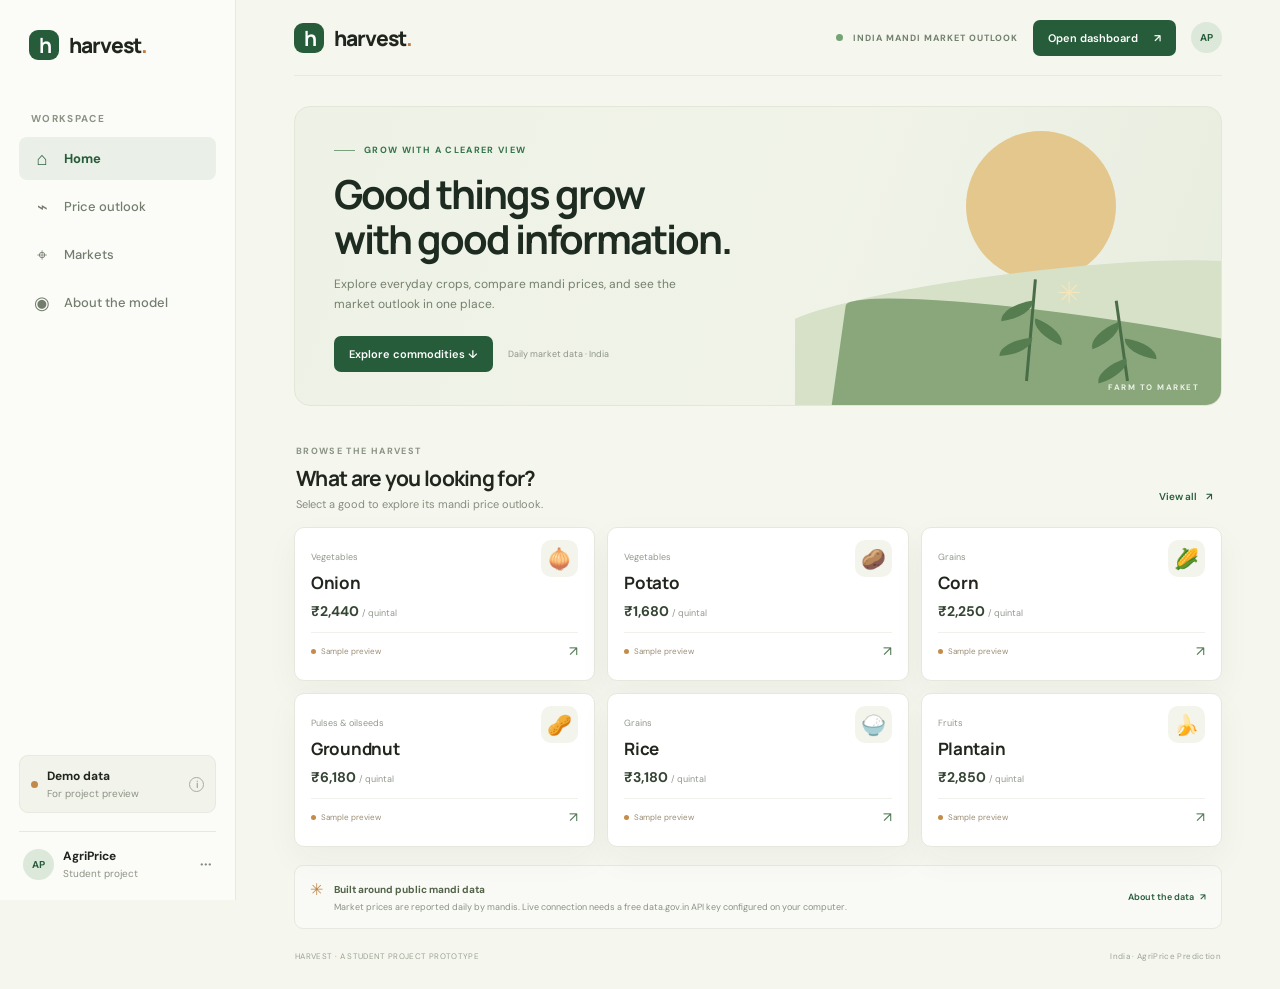
<file: public/index.html>
<!doctype html>
<html lang="en">
<head>
  <meta charset="utf-8"><meta name="viewport" content="width=device-width, initial-scale=1">
  <meta name="theme-color" content="#f5f6ee"><title>Harvest — Mandi Price Outlook</title>
  <link rel="preconnect" href="https://fonts.googleapis.com"><link rel="preconnect" href="https://fonts.gstatic.com" crossorigin>
  <link href="https://fonts.googleapis.com/css2?family=DM+Sans:wght@400;500;600;700&family=Manrope:wght@400;500;600;700;800&display=swap" rel="stylesheet">
  <link rel="stylesheet" href="styles.css">
</head>
<body>
<div class="app-shell">
  <aside class="sidebar">
    <a class="brand" href="#homeScreen" id="brandHome"><span class="brand-mark">h</span><span>harvest<span class="brand-dot">.</span></span></a>
    <div class="side-label">WORKSPACE</div>
    <nav class="side-nav" aria-label="Main navigation">
      <a class="nav-link active" href="#homeScreen" id="homeNav"><span class="nav-icon">⌂</span>Home</a><a class="nav-link" href="#forecast" id="outlookNav"><span class="nav-icon">⌁</span>Price outlook</a>
      
      <a class="nav-link" href="#markets" id="marketNav"><span class="nav-icon">⌖</span>Markets</a>
      <a class="nav-link" href="#about" id="aboutNav"><span class="nav-icon">◉</span>About the model</a>
    </nav>
    <div class="sidebar-bottom">
      <div class="source-card"><span class="source-dot"></span><div><strong>Demo data</strong><small>For project preview</small></div><span class="info-icon" title="Sample values for the UI demo">i</span></div>
      <div class="profile"><div class="avatar">AP</div><div><strong>AgriPrice</strong><small>Student project</small></div><span class="more">···</span></div>
    </div>
  </aside>
  <main class="main-content" id="mainApp"><section class="home-screen" id="homeScreen"><div class="home-header"><a class="brand home-brand" href="#homeScreen"><span class="brand-mark">h</span><span>harvest<span class="brand-dot">.</span></span></a><div class="home-header-right"><span class="daily-chip"><i></i> INDIA MANDI MARKET OUTLOOK</span><button class="home-enter" id="openDashboard">Open dashboard <span>↗</span></button><div class="avatar">AP</div></div></div><div class="home-hero"><div class="hero-copy"><div class="eyebrow"><span class="eyebrow-line"></span>GROW WITH A CLEARER VIEW</div><h1>Good things grow<br>with good information.</h1><p>Explore everyday crops, compare mandi prices, and see the market outlook in one place.</p><div class="hero-actions"><button class="hero-button" id="exploreGoods">Explore commodities <span>↓</span></button><span class="hero-footnote">Daily market data · India</span></div></div><div class="hero-art" aria-hidden="true"><div class="sun-disc"></div><div class="hill hill-back"></div><div class="hill hill-front"></div><div class="plant plant-one"><i></i><b></b><em></em></div><div class="plant plant-two"><i></i><b></b><em></em></div><div class="hero-sprout">✳</div><span class="art-label">FARM TO MARKET</span></div></div><section class="goods-section" id="goodsSection"><div class="goods-heading"><div><div class="section-kicker">BROWSE THE HARVEST</div><h2>What are you looking for?</h2><p>Select a good to explore its mandi price outlook.</p></div><button class="view-all" id="viewAllGoods">View all <span>↗</span></button></div><div class="goods-grid" id="goodsGrid"></div></section><div class="home-bottom"><div class="home-data-note"><span class="note-icon">✳</span><div><strong>Built around public mandi data</strong><p>Market prices are reported daily by mandis. Live connection needs a free data.gov.in API key configured on your computer.</p></div></div><a href="https://www.data.gov.in/catalog/current-daily-price-various-commodities-various-markets-mandi" target="_blank" rel="noreferrer">About the data <span>↗</span></a></div><footer class="footer home-footer"><span>HARVEST <span class="footer-dot">·</span> A STUDENT PROJECT PROTOTYPE</span><span>India · AgriPrice Prediction</span></footer></section><div class="dashboard-view screen-hidden" id="dashboardView">
    <header class="topbar"><div class="breadcrumb">Workspace <span>/</span> <strong>Overview</strong></div><div class="top-actions"><span class="today"><span class="tiny-calendar">▦</span><span id="todayLabel">Today</span></span><button class="icon-button" aria-label="Notifications">♧<i></i></button><div class="avatar top-avatar">AP</div></div></header>
    <section class="welcome-row"><div><div class="eyebrow"><span class="eyebrow-line"></span>AGRICULTURAL MARKET INTELLIGENCE</div><h1>Know the market<br>before it moves.</h1><p class="intro">A clearer view of mandi prices for the people who grow, trade, and plan.</p></div><div class="data-badge" id="dataStatus"><span class="pulse"></span>Demo preview <span class="badge-divider"></span><span>Sample view</span></div></section>
    <section class="filter-bar" aria-label="Dashboard filters">
      <label class="filter-control"><span>COMMODITY</span><select id="commoditySelect" aria-label="Select commodity"></select></label><span class="filter-separator"></span>
      <label class="filter-control"><span>MARKET</span><select id="marketSelect" aria-label="Select market"></select></label><span class="filter-separator"></span>
      <label class="filter-control"><span>PERIOD</span><select id="periodSelect" aria-label="Select period"><option value="7">Last 7 days</option><option value="14">Last 14 days</option><option value="30" selected>Last 30 days</option></select></label>
      <button id="refreshButton" class="refresh-button">↻ <span>Refresh prices</span></button>
    </section>
    <div class="demo-note"><span class="note-icon">✳</span><span id="demoNoticeText"><strong>Preview mode:</strong> figures below are illustrative sample data. Connect your Agmarknet/OGD dataset and trained model to show real market prices and forecasts.</span><button class="note-close" aria-label="Dismiss note">×</button></div>
    <section class="metrics-grid" aria-label="Market summary">
      <article class="metric-card"><div class="metric-top"><span>Current modal price</span><span class="metric-icon green">₹</span></div><div class="metric-value" id="currentPrice">—</div><div class="metric-foot"><span id="todayRange">—</span><span class="muted">per quintal</span></div></article>
      <article class="metric-card"><div class="metric-top"><span>7-day change</span><span class="metric-icon amber">↗</span></div><div class="metric-value" id="weeklyChange">—</div><div class="metric-foot"><span class="change-pill" id="changePill">—</span><span class="muted">vs. previous week</span></div></article>
      <article class="metric-card"><div class="metric-top"><span>Next 7-day outlook</span><span class="metric-icon blue">⌁</span></div><div class="metric-value" id="forecastValue">—</div><div class="metric-foot"><span class="trend-label" id="forecastTrend">—</span><span class="muted">demo estimate</span></div></article>
      <article class="metric-card"><div class="metric-top"><span>Forecast confidence</span><span class="metric-icon violet">◎</span></div><div class="metric-value" id="confidenceValue">—</div><div class="metric-foot"><span class="muted">Illustrative only</span><span class="confidence-track"><i></i></span></div></article>
    </section>
    <section class="content-grid" id="forecast">
      <article class="panel chart-panel"><div class="panel-heading"><div><div class="section-kicker">PRICE MOVEMENT</div><h2>History &amp; short-term outlook</h2><p class="panel-sub" id="chartSubtitle">Modal price · ₹ per quintal</p></div><div class="legend"><span><i class="legend-history"></i>Observed</span><span><i class="legend-forecast"></i><span id="chartLegendForecast">Demo forecast</span></span></div></div>
        <div class="chart-wrap"><div class="chart-y-labels"><span id="yTop">—</span><span id="yMid">—</span><span id="yLow">—</span><span>₹0</span></div><svg id="priceChart" viewBox="0 0 800 280" role="img" aria-label="Price history and demo forecast chart" preserveAspectRatio="none"></svg><div class="chart-x-labels" id="chartLabels"></div></div>
        <div class="chart-foot"><span><i class="source-dot"></i><span id="chartFootnote">Sample series for interface demonstration</span></span><button class="text-button" id="downloadButton">Download sample data <span>↓</span></button></div>
      </article>
      <article class="panel insight-panel" id="markets"><div class="section-kicker">MARKET SNAPSHOT</div><div class="insight-title-row"><h2 id="marketTitle">—</h2><span class="market-tag">DEMO</span></div><p class="market-location" id="marketLocation">—</p><div class="snapshot-price"><span>Today’s modal price</span><strong id="snapshotPrice">—</strong><small>₹ / quintal</small></div><div class="range-row"><span>Min <strong id="minPrice">—</strong></span><span class="range-line"><i></i></span><span>Max <strong id="maxPrice">—</strong></span></div><div class="insight-divider"></div><div class="market-meta"><span>Commodity</span><strong id="marketCommodity">—</strong></div><div class="market-meta"><span>Forecast window</span><strong>Next 7 days</strong></div><div class="market-meta"><span>Data status</span><strong class="status-demo"><i></i> Sample only</strong></div><a href="#about" class="learn-link">How to read this dashboard <span>↗</span></a></article>
    </section>
    <section class="panel about-panel" id="about"><div class="about-icon">✳</div><div class="about-copy"><div class="section-kicker">ABOUT THIS PROJECT</div><h2>Turning public market data into useful signals.</h2><p>This student project explores AI/ML models for short-term wholesale price forecasting of onions, potatoes, and pulses. The planned analysis compares model accuracy and studies the role of seasonality, arrivals, and optional weather data.</p></div><div class="about-links"><a href="https://agmarknet.gov.in/" target="_blank" rel="noreferrer">Agmarknet <span>↗</span></a><a href="https://www.data.gov.in/" target="_blank" rel="noreferrer">Open Government Data <span>↗</span></a></div></section>
    <footer class="footer"><span>HARVEST <span class="footer-dot">·</span> A STUDENT PROJECT PROTOTYPE</span><span>Forecasts are not live market prices or trading advice.</span></footer>
  </div></main>
</div>
<div id="toast" role="status" aria-live="polite"></div><script src="app.js"></script>
</body></html>
</file>
<file: public/styles.css>
:root{--ink:#20251d;--muted:#778071;--line:#e7e9df;--paper:#f5f6ee;--green:#275c3b;--green2:#34734a;--mint:#e8f1e8;--orange:#d4863c;--white:#fff;--shadow:0 12px 34px rgba(35,50,28,.045)}*{box-sizing:border-box}html{scroll-behavior:smooth}body{margin:0;background:var(--paper);color:var(--ink);font-family:'DM Sans',sans-serif;font-size:14px}.app-shell{min-height:100vh}.sidebar{position:fixed;inset:0 auto 0 0;width:236px;background:#fbfcf8;border-right:1px solid var(--line);padding:30px 19px 20px;display:flex;flex-direction:column;z-index:5}.brand{display:flex;align-items:center;gap:10px;text-decoration:none;color:var(--ink);font:800 21px Manrope,sans-serif;letter-spacing:-1px;padding:0 10px 52px}.brand-mark{display:grid;place-items:center;width:30px;height:30px;background:var(--green);color:white;border-radius:9px;font-size:21px;font-weight:700;letter-spacing:-2px}.brand-dot{color:#bc7e43}.side-label,.section-kicker,.eyebrow{font-size:10px;font-weight:700;letter-spacing:1.35px;color:#8a9384}.side-label{padding:0 12px 12px}.side-nav{display:grid;gap:5px}.nav-link{height:43px;padding:0 13px;display:flex;align-items:center;gap:12px;border-radius:8px;color:#737c6d;text-decoration:none;font-size:13px;font-weight:500;transition:.2s}.nav-link:hover{background:#f0f2e9;color:var(--green)}.nav-link.active{background:#eaf0e7;color:var(--green);font-weight:700}.nav-icon{font-size:18px;width:20px;text-align:center}.sidebar-bottom{margin-top:auto}.source-card{display:flex;align-items:center;gap:9px;background:#f2f4ec;border:1px solid #e7eade;padding:12px 11px;border-radius:9px;margin-bottom:18px}.source-card>div,.profile>div:nth-child(2){display:grid;gap:3px}.source-card strong,.profile strong{font-size:12px}.source-card small,.profile small{font-size:10px;color:#8b9384}.source-dot{width:7px;height:7px;display:inline-block;border-radius:50%;background:#c18a4c;flex:none}.info-icon{margin-left:auto;width:15px;height:15px;border:1px solid #a6ad9e;color:#828a7b;border-radius:50%;font-size:10px;text-align:center;line-height:14px}.profile{border-top:1px solid var(--line);padding:16px 4px 0;display:flex;align-items:center;gap:9px}.avatar{width:31px;height:31px;border-radius:50%;background:#dce8d9;color:var(--green);display:grid;place-items:center;font-size:10px;font-weight:700}.more{margin-left:auto;font-weight:700;color:#818a7d}.main-content{max-width:1550px;margin-left:236px;padding:0 54px 28px}.topbar{height:76px;border-bottom:1px solid #e9eadf;display:flex;align-items:center;justify-content:space-between}.breadcrumb{color:#92998c;font-size:12px}.breadcrumb span{padding:0 9px;color:#c0c5ba}.breadcrumb strong{color:#424a3f;font-weight:600}.top-actions{display:flex;align-items:center;gap:19px}.today{font-size:11px;color:#788071}.tiny-calendar{font-size:15px;margin-right:5px}.icon-button{position:relative;border:0;background:transparent;color:#727b6d;font-size:19px}.icon-button i{position:absolute;width:5px;height:5px;border-radius:50%;background:#d29048;right:1px;top:3px}.top-avatar{width:28px;height:28px}.welcome-row{display:flex;align-items:flex-end;justify-content:space-between;padding:43px 0 27px}.eyebrow{display:flex;align-items:center;gap:9px;color:var(--green2);font-size:9px}.eyebrow-line{width:21px;height:1px;background:#79a17c}h1,h2,p{margin-top:0}h1{font:700 clamp(32px,3.4vw,48px)/1.13 Manrope,sans-serif;letter-spacing:-2px;margin:15px 0 10px;color:#1e2b20}.intro{font-size:13px;color:#7b8475;margin-bottom:0}.data-badge{display:flex;align-items:center;gap:8px;color:#687463;font-size:10px;background:#fff;border:1px solid var(--line);border-radius:22px;padding:9px 12px;margin-bottom:3px}.pulse{width:7px;height:7px;border-radius:50%;background:#d08e46;box-shadow:0 0 0 3px #f8eddf}.badge-divider{height:13px;width:1px;background:#e6e7de;margin:0 2px}.filter-bar{display:flex;align-items:center;background:#fff;border:1px solid #e6e8de;border-radius:10px;min-height:70px;padding:9px 14px;box-shadow:var(--shadow)}.filter-control{display:grid;gap:6px;padding:0 15px;min-width:185px}.filter-control>span{font-size:9px;color:#92998b;font-weight:700;letter-spacing:1.1px}.filter-control select{border:0;outline:0;background:transparent;color:#283226;font:600 12px 'DM Sans',sans-serif;cursor:pointer;min-width:145px}.filter-separator{width:1px;height:34px;background:#eceee6}.date-control{min-width:160px}.refresh-button{margin-left:auto;border:1px solid #dce5d8;background:#f5f8f1;color:var(--green);border-radius:7px;padding:10px 13px;font:600 11px 'DM Sans',sans-serif;cursor:pointer;white-space:nowrap}.refresh-button:hover{background:#eaf2e6}.refresh-button:first-letter{font-size:14px}.demo-note{display:flex;align-items:center;gap:10px;background:#fbf6ed;border:1px solid #f0e3ce;color:#7d684c;border-radius:8px;padding:11px 13px;margin:15px 0 18px;font-size:10.5px;line-height:1.5}.demo-note strong{color:#6e5739}.note-icon{font-size:16px;color:#bf884b}.note-close{margin-left:auto;background:none;border:0;color:#a78d6c;font-size:17px;cursor:pointer}.metrics-grid{display:grid;grid-template-columns:repeat(4,1fr);gap:14px}.metric-card,.panel{background:#fff;border:1px solid #e7e9df;border-radius:10px;box-shadow:var(--shadow)}.metric-card{min-height:132px;padding:16px 17px 14px}.metric-top{display:flex;align-items:center;justify-content:space-between;color:#758071;font-size:11px}.metric-icon{width:25px;height:25px;display:grid;place-items:center;border-radius:7px;font-size:13px;font-weight:700}.metric-icon.green{background:#edf4eb;color:#3e7650}.metric-icon.amber{background:#fbf1e5;color:#bf8143}.metric-icon.blue{background:#ecf1f7;color:#57799c}.metric-icon.violet{background:#f0eff7;color:#76719c}.metric-value{font:700 26px Manrope,sans-serif;letter-spacing:-1px;color:#20291f;margin:11px 0 8px}.metric-foot{display:flex;align-items:center;gap:7px;font-size:10px;color:#778170}.muted{color:#a0a69a}.change-pill{border-radius:10px;background:#f6ece5;color:#b46f40;padding:3px 7px;font-weight:700}.change-pill.negative{background:#edf4eb;color:#42734e}.trend-label{color:#3d7c50;font-weight:600}.confidence-track{height:4px;width:45px;border-radius:9px;background:#edf0e9;margin-left:auto;overflow:hidden}.confidence-track i{display:block;background:#7ca37a;width:73%;height:100%}.content-grid{display:grid;grid-template-columns:minmax(0,1.8fr) minmax(255px,.8fr);gap:14px;margin-top:16px}.panel{padding:21px}.panel-heading{display:flex;align-items:flex-start;justify-content:space-between}.section-kicker{font-size:9px;color:#899284}.panel h2{font:700 16px Manrope,sans-serif;letter-spacing:-.4px;margin:7px 0 4px;color:#293328}.panel-sub{font-size:10px;color:#959c90;margin:0}.legend{display:flex;gap:13px;padding-top:4px;color:#7f887b;font-size:9px}.legend span{display:flex;align-items:center;gap:6px}.legend i{width:8px;height:8px;border-radius:50%;display:inline-block}.legend-history{background:#39784e}.legend-forecast{background:#d2944e}.chart-wrap{height:244px;margin-top:14px;position:relative;padding-left:43px;padding-bottom:23px}.chart-wrap:before{content:"";position:absolute;left:43px;right:2px;top:0;bottom:23px;background:repeating-linear-gradient(to bottom,transparent 0,transparent 57px,#eef0e9 58px,#eef0e9 59px)}.chart-y-labels{position:absolute;left:0;top:-4px;bottom:29px;display:flex;flex-direction:column;justify-content:space-between;color:#9aa194;font-size:9px}.chart-y-labels span:last-child{visibility:hidden}.chart-wrap svg{position:relative;width:100%;height:100%;overflow:visible}.chart-x-labels{position:absolute;bottom:0;left:43px;right:0;display:flex;justify-content:space-between;color:#9aa194;font-size:9px}.chart-foot{display:flex;align-items:center;justify-content:space-between;border-top:1px solid #eff0eb;padding-top:12px;color:#92998c;font-size:9px}.chart-foot .source-dot{margin-right:5px;width:6px;height:6px}.text-button{border:0;background:none;color:var(--green);font:600 9px 'DM Sans',sans-serif;cursor:pointer}.text-button span{font-size:14px;margin-left:4px}.insight-panel{padding:21px 20px 16px}.insight-title-row{display:flex;align-items:center;gap:9px;margin-top:7px}.insight-title-row h2{margin:0;font-size:17px}.market-tag{font-size:8px;letter-spacing:.8px;color:#b27b3e;background:#fbf3e8;border-radius:4px;padding:4px 5px;font-weight:700}.market-location{font-size:10px;color:#8e9788;margin:5px 0 18px}.snapshot-price{display:grid;gap:3px}.snapshot-price span,.snapshot-price small{font-size:9px;color:#92998d}.snapshot-price strong{font:700 27px Manrope,sans-serif;letter-spacing:-1px}.range-row{display:flex;align-items:center;justify-content:space-between;margin-top:13px;gap:8px;color:#92998d;font-size:9px}.range-row strong{color:#596353;font-size:9px;padding-left:3px}.range-line{height:3px;background:#e9eee5;border-radius:8px;flex:1;position:relative}.range-line i{position:absolute;width:42%;height:100%;left:29%;background:#86a785;border-radius:8px}.insight-divider{height:1px;background:#eff0eb;margin:16px 0 11px}.market-meta{display:flex;justify-content:space-between;align-items:center;margin:10px 0;color:#92998d;font-size:10px}.market-meta strong{color:#46503f;font-size:10px;font-weight:600}.status-demo{display:flex;align-items:center;gap:5px}.status-demo i{width:6px;height:6px;border-radius:50%;background:#c28a49}.learn-link{display:flex;align-items:center;justify-content:space-between;border-top:1px solid #eff0eb;padding-top:11px;margin-top:14px;color:var(--green);font-size:10px;text-decoration:none;font-weight:600}.about-panel{margin-top:15px;display:grid;grid-template-columns:35px 1fr auto;gap:13px;align-items:start;padding:19px 21px}.about-icon{width:31px;height:31px;border-radius:9px;background:#edf4eb;color:#53805b;display:grid;place-items:center}.about-copy h2{margin:6px 0 6px;font-size:14px}.about-copy p{margin:0;color:#818a7c;font-size:10px;line-height:1.6;max-width:650px}.about-links{display:grid;gap:8px;padding-top:4px}.about-links a{font-size:10px;color:var(--green);text-decoration:none;white-space:nowrap}.about-links a span{padding-left:6px}.footer{padding:20px 1px 0;display:flex;justify-content:space-between;color:#9ca395;font-size:8px;letter-spacing:.35px}.footer-dot{color:#c58a4b}#toast{position:fixed;right:24px;bottom:24px;background:#233b2a;color:white;padding:12px 17px;border-radius:8px;font-size:12px;box-shadow:0 8px 24px #0002;opacity:0;transform:translateY(10px);transition:.25s;pointer-events:none;z-index:10}#toast.show{opacity:1;transform:translateY(0)}
@media(max-width:1100px){.main-content{padding-left:32px;padding-right:32px}.sidebar{width:205px}.main-content{margin-left:205px}.filter-control{min-width:145px;padding:0 10px}.metrics-grid{gap:10px}.metric-card{padding:14px}.metric-value{font-size:23px}}
@media(max-width:850px){.sidebar{width:66px;padding:22px 10px}.brand{padding:0 7px 42px}.brand>span:nth-child(2),.side-label,.nav-link:not(.active)::after,.nav-link{font-size:0}.nav-link{justify-content:center;padding:0}.nav-icon{font-size:18px}.source-card{justify-content:center;padding:10px 6px}.source-card>div,.source-card .info-icon,.profile>div:nth-child(2),.more{display:none}.profile{justify-content:center}.main-content{margin-left:66px;padding:0 22px 24px}.welcome-row{padding-top:34px}.metrics-grid{grid-template-columns:repeat(2,1fr)}.content-grid{grid-template-columns:1fr}.insight-panel{display:grid;grid-template-columns:1fr 1fr;column-gap:20px}.insight-panel>.section-kicker,.insight-title-row,.market-location,.snapshot-price,.range-row,.insight-divider,.market-meta,.learn-link{grid-column:1/-1}}
@media(max-width:560px){.sidebar{display:none}.main-content{margin:0;padding:0 15px 22px}.topbar{height:58px}.today{display:none}.welcome-row{display:block;padding:28px 0 20px}.welcome-row h1{font-size:36px;letter-spacing:-1.5px}.welcome-row .data-badge{display:inline-flex;margin-top:15px}.filter-bar{display:grid;grid-template-columns:1fr 1fr;gap:0;padding:7px 8px}.filter-control{padding:9px 8px;min-width:0}.filter-control select{min-width:0;width:100%}.filter-separator{display:none}.refresh-button{margin:6px 8px;grid-column:1/-1}.demo-note{align-items:flex-start;font-size:10px}.metrics-grid{gap:8px}.metric-card{min-height:121px;padding:12px}.metric-top{font-size:10px}.metric-value{font-size:21px}.metric-foot{font-size:9px;flex-wrap:wrap}.content-grid{gap:9px;margin-top:10px}.panel{padding:15px}.panel-heading{display:block}.legend{margin-top:12px}.chart-wrap{height:205px;padding-left:36px}.chart-wrap:before{left:36px}.chart-x-labels{left:36px}.chart-foot{gap:10px;align-items:flex-start;line-height:1.4}.text-button{white-space:nowrap}.insight-panel{display:block}.about-panel{grid-template-columns:30px 1fr;padding:15px;gap:10px}.about-icon{width:28px;height:28px}.about-links{grid-column:2;display:flex;gap:15px;flex-wrap:wrap}.footer{gap:10px;line-height:1.5}.footer span:last-child{text-align:right}.breadcrumb{font-size:10px}}
/* Harvest home screen and commodity catalog */
.screen-hidden{display:none!important}.home-screen{max-width:1160px;margin:0 auto}.home-header{height:76px;display:flex;align-items:center;justify-content:space-between;border-bottom:1px solid #e9eadf}.home-brand{padding:0}.home-header-right{display:flex;align-items:center;gap:15px}.daily-chip{font-size:9px;letter-spacing:1px;color:#71806e;font-weight:700}.daily-chip i{display:inline-block;width:7px;height:7px;border-radius:50%;background:#74a475;margin-right:7px}.home-enter,.hero-button{border:0;background:var(--green);color:#fff;border-radius:7px;padding:11px 15px;font:600 11px 'DM Sans',sans-serif;cursor:pointer}.home-enter:hover,.hero-button:hover{background:#34734a}.home-enter span{margin-left:13px}.home-hero{margin:30px 0 39px;min-height:286px;border:1px solid #e2e7d8;border-radius:16px;background:linear-gradient(110deg,#eef2e6 0%,#f1f3e9 55%,#e7eddf 100%);display:grid;grid-template-columns:1.08fr .92fr;overflow:hidden;position:relative}.hero-copy{padding:37px 0 33px 39px;position:relative;z-index:1}.hero-copy h1{font-size:40px;margin:16px 0 12px;line-height:1.12}.hero-copy p{font-size:12px;line-height:1.7;color:#74806e;max-width:365px}.hero-actions{display:flex;align-items:center;gap:15px;margin-top:22px}.hero-footnote{font-size:9px;color:#8d9687}.hero-art{position:relative;min-height:286px;overflow:hidden}.sun-disc{position:absolute;width:150px;height:150px;right:105px;top:24px;background:#e3bd77;border-radius:50%;opacity:.8}.hill{position:absolute;bottom:-42px;border-radius:50% 50% 0 0/17% 17% 0 0}.hill-back{height:175px;width:490px;right:-53px;background:#d6e1c8;transform:rotate(-7deg)}.hill-front{height:137px;width:490px;right:-106px;bottom:-48px;background:#89a77b;transform:rotate(8deg)}.plant{position:absolute;z-index:2;bottom:24px;width:3px;height:102px;background:#496e47;transform-origin:bottom}.plant-one{right:193px;transform:rotate(5deg)}.plant-two{right:92px;height:81px;transform:rotate(-8deg)}.plant i,.plant b,.plant em{position:absolute;display:block;width:34px;height:16px;background:#557d50;border-radius:100% 0 100% 0}.plant i{top:25px;left:-31px;transform:rotate(-13deg)}.plant b{top:43px;left:2px;transform:scaleX(-1) rotate(-16deg)}.plant em{top:61px;left:-29px;transform:rotate(-9deg)}.hero-sprout{position:absolute;z-index:3;bottom:93px;right:140px;font-size:29px;color:#f4e5ba}.art-label{position:absolute;bottom:13px;right:22px;color:#edf2e7;font-size:8px;letter-spacing:1.5px;font-weight:700}.goods-section{scroll-margin-top:22px}.goods-heading{display:flex;align-items:flex-end;justify-content:space-between;margin:0 2px 16px}.goods-heading h2{font:700 21px Manrope,sans-serif;letter-spacing:-.7px;margin:7px 0 5px}.goods-heading p{font-size:11px;color:#858e7f;margin:0}.view-all{border:0;background:transparent;color:var(--green);font:600 10px 'DM Sans',sans-serif;cursor:pointer;padding:8px}.view-all span{padding-left:7px}.goods-grid{display:grid;grid-template-columns:repeat(3,1fr);gap:12px}.good-card{position:relative;text-align:left;border:1px solid #e6e8de;background:white;border-radius:10px;padding:15px 16px 12px;min-height:154px;box-shadow:var(--shadow);cursor:pointer;transition:transform .18s,border-color .18s,box-shadow .18s;color:var(--ink);font-family:'DM Sans',sans-serif}.good-card:hover{transform:translateY(-2px);border-color:#b5c9b2;box-shadow:0 12px 28px rgba(35,50,28,.09)}.good-emoji{position:absolute;right:16px;top:12px;width:37px;height:37px;display:grid;place-items:center;background:#f3f5ec;border-radius:10px;font-size:20px}.good-category{display:block;color:#92998d;font-size:9px;margin-bottom:8px}.good-card>strong{display:block;font:700 17px Manrope,sans-serif;letter-spacing:-.3px}.good-price{display:block;color:#354533;font-size:14px;font-weight:700;margin:8px 0 12px}.good-price small{font-size:9px;color:#92998d;font-weight:400}.good-card-bottom{display:flex;align-items:center;justify-content:space-between;border-top:1px solid #f0f1ec;padding-top:9px}.demo-label{display:flex;align-items:center;gap:5px;color:#9a8c75;font-size:8px}.demo-label i{width:5px;height:5px;background:#c38c4a;border-radius:50%}.good-arrow{color:#4d7751;font-size:14px}.goods-grid:not(.show-all) .good-card:nth-child(n+7){display:none}.home-bottom{margin-top:18px;padding:13px 15px;border:1px solid #e6e9dd;border-radius:9px;background:#f9faf5;display:flex;align-items:center;justify-content:space-between;gap:15px}.home-data-note{display:flex;gap:11px;align-items:flex-start}.home-data-note .note-icon{font-size:16px}.home-data-note strong{font-size:10px;color:#526348}.home-data-note p{margin:4px 0 0;color:#8a9285;font-size:9px;line-height:1.5}.home-bottom>a{font-size:9px;color:var(--green);text-decoration:none;white-space:nowrap;font-weight:600}.home-bottom>a span{margin-left:4px}.home-footer{margin-top:2px}.data-badge.live-badge{color:#3c754b;background:#f4f9f1;border-color:#dce9d8}.live-pulse{background:#4b9a5c;box-shadow:0 0 0 3px #e0efe0}.chart-foot>span{display:flex;align-items:center;gap:5px}
@media(min-width:1200px){.home-screen{padding:0 4px}.goods-grid{grid-template-columns:repeat(3,1fr)}}
@media(max-width:850px){.home-screen{max-width:none}.home-hero{grid-template-columns:1.1fr .9fr}.hero-copy{padding-left:25px}.hero-copy h1{font-size:34px}.goods-grid{grid-template-columns:repeat(2,1fr)}}
@media(max-width:560px){.home-header{height:60px}.home-header-right{gap:9px}.daily-chip{display:none}.home-enter{padding:9px 10px;font-size:10px}.home-hero{display:block;margin:17px 0 28px;min-height:395px}.hero-copy{padding:27px 20px 0}.hero-copy h1{font-size:34px}.hero-art{position:absolute;bottom:0;left:0;right:0;height:188px;min-height:188px}.sun-disc{width:107px;height:107px;right:72px;top:12px}.hill-back{height:117px;width:370px;right:-44px}.hill-front{height:96px;width:370px;right:-75px}.plant-one{right:155px;height:83px}.plant-two{right:75px;height:68px}.hero-sprout{bottom:64px;right:113px}.art-label{bottom:9px}.goods-heading h2{font-size:19px}.goods-grid{gap:8px}.good-card{padding:12px;min-height:144px}.good-emoji{width:31px;height:31px;right:11px;top:10px;font-size:17px}.good-card>strong{font-size:15px}.home-bottom{align-items:flex-start}.home-bottom>a{padding-top:3px}.home-footer{font-size:7px}}
</file>
